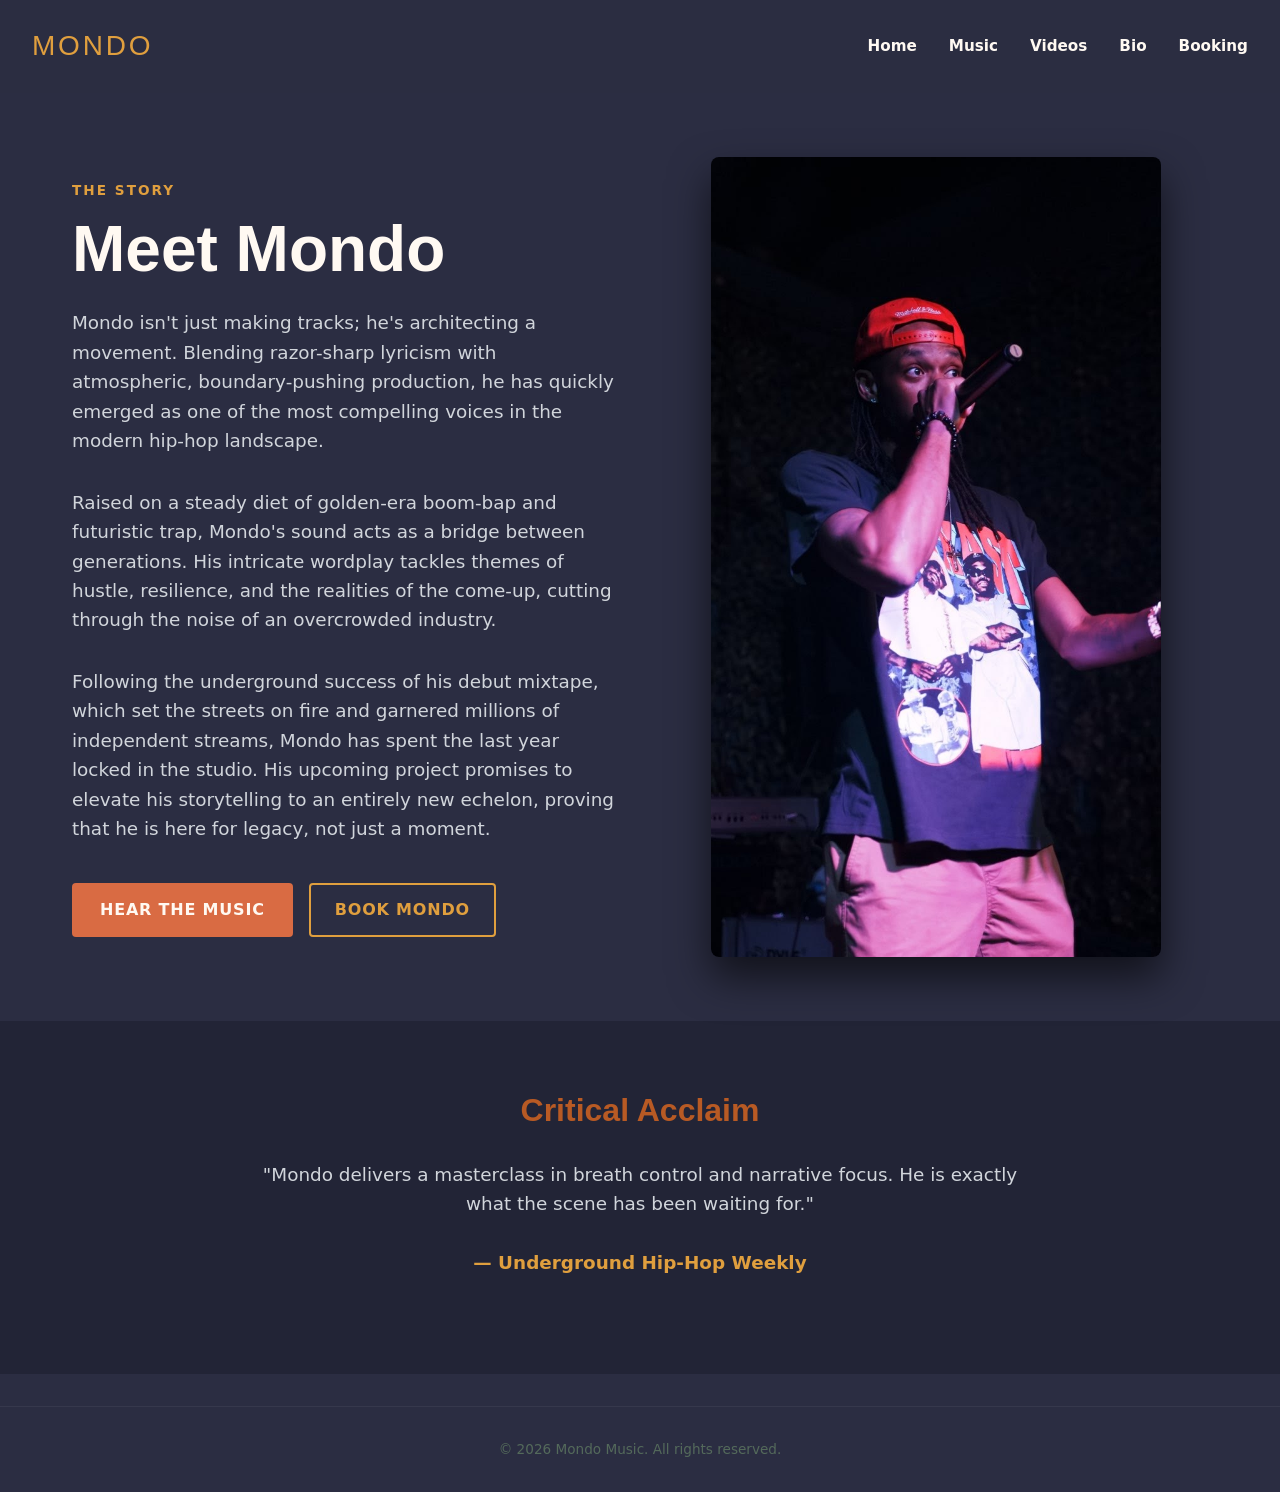
<file: bio.html>
<!doctype html>
<html lang="en">
  <head>
    <meta charset="UTF-8" />
    <meta name="viewport" content="width=device-width, initial-scale=1.0" />
    <title>Mondo | Biography</title>
    <meta
      name="description"
      content="Official biography of hip-hop artist Mondo. Learn about his roots, musical journey, and latest projects."
    />
    <link rel="stylesheet" href="assets/css/style.css" />
  </head>
  <body>
    <!-- Navigation -->
    <header class="site-header">
      <a href="index.html" class="site-logo">MONDO</a>
      <nav class="nav-links">
        <a href="index.html">Home</a>
        <a href="music.html">Music</a>
        <a href="videos.html">Videos</a>
        <a href="bio.html">Bio</a>
        <a href="booking.html">Booking</a>
      </nav>
    </header>

    <!-- Bio Main Content -->
    <main>
      <section class="hero-section">
        <div class="hero-content">
          <span class="hero-tag">The Story</span>
          <h1 class="hero-title">Meet Mondo</h1>

          <p class="hero-desc">
            Mondo isn't just making tracks; he's architecting a movement.
            Blending razor-sharp lyricism with atmospheric, boundary-pushing
            production, he has quickly emerged as one of the most compelling
            voices in the modern hip-hop landscape.
          </p>

          <p class="hero-desc">
            Raised on a steady diet of golden-era boom-bap and futuristic trap,
            Mondo's sound acts as a bridge between generations. His intricate
            wordplay tackles themes of hustle, resilience, and the realities of
            the come-up, cutting through the noise of an overcrowded industry.
          </p>

          <p class="hero-desc">
            Following the underground success of his debut mixtape, which set
            the streets on fire and garnered millions of independent streams,
            Mondo has spent the last year locked in the studio. His upcoming
            project promises to elevate his storytelling to an entirely new
            echelon, proving that he is here for legacy, not just a moment.
          </p>

          <div class="hero-actions" style="margin-top: 2.5rem">
            <a href="music.html" class="btn-primary">Hear the Music</a>
            <a href="booking.html" class="btn-secondary">Book Mondo</a>
          </div>
        </div>

        <div class="hero-media">
          <!-- Make sure to place an image named mondo-bio.webp in your assets/pics folder -->
          <img
            src="assets/pics/mArm.jpeg"
            alt="Mondo Portrait"
            class="hero-image"
            onerror="
              this.src =
                'https://via.placeholder.com/450x600/2b2d42/e09f3e?text=Mondo+Portrait'
            "
          />
        </div>
      </section>

      <!-- Optional Secondary Bio Section (Milestones/Press) -->
      <section class="audio-section">
        <div class="audio-container">
          <h2 class="section-title">Critical Acclaim</h2>
          <p class="hero-desc">
            "Mondo delivers a masterclass in breath control and narrative focus.
            He is exactly what the scene has been waiting for." <br /><br />
            <strong style="color: var(--color-ochre)"
              >— Underground Hip-Hop Weekly</strong
            >
          </p>
        </div>
      </section>
    </main>

    <!-- Shared Footer (Optional) -->
    <footer
      style="
        text-align: center;
        padding: 2rem;
        border-top: 1px solid rgba(255, 249, 242, 0.05);
        margin-top: 2rem;
      "
    >
      <p style="color: var(--color-sage); font-size: 0.85rem">
        &copy; 2026 Mondo Music. All rights reserved.
      </p>
    </footer>
  </body>
</html>
</file>
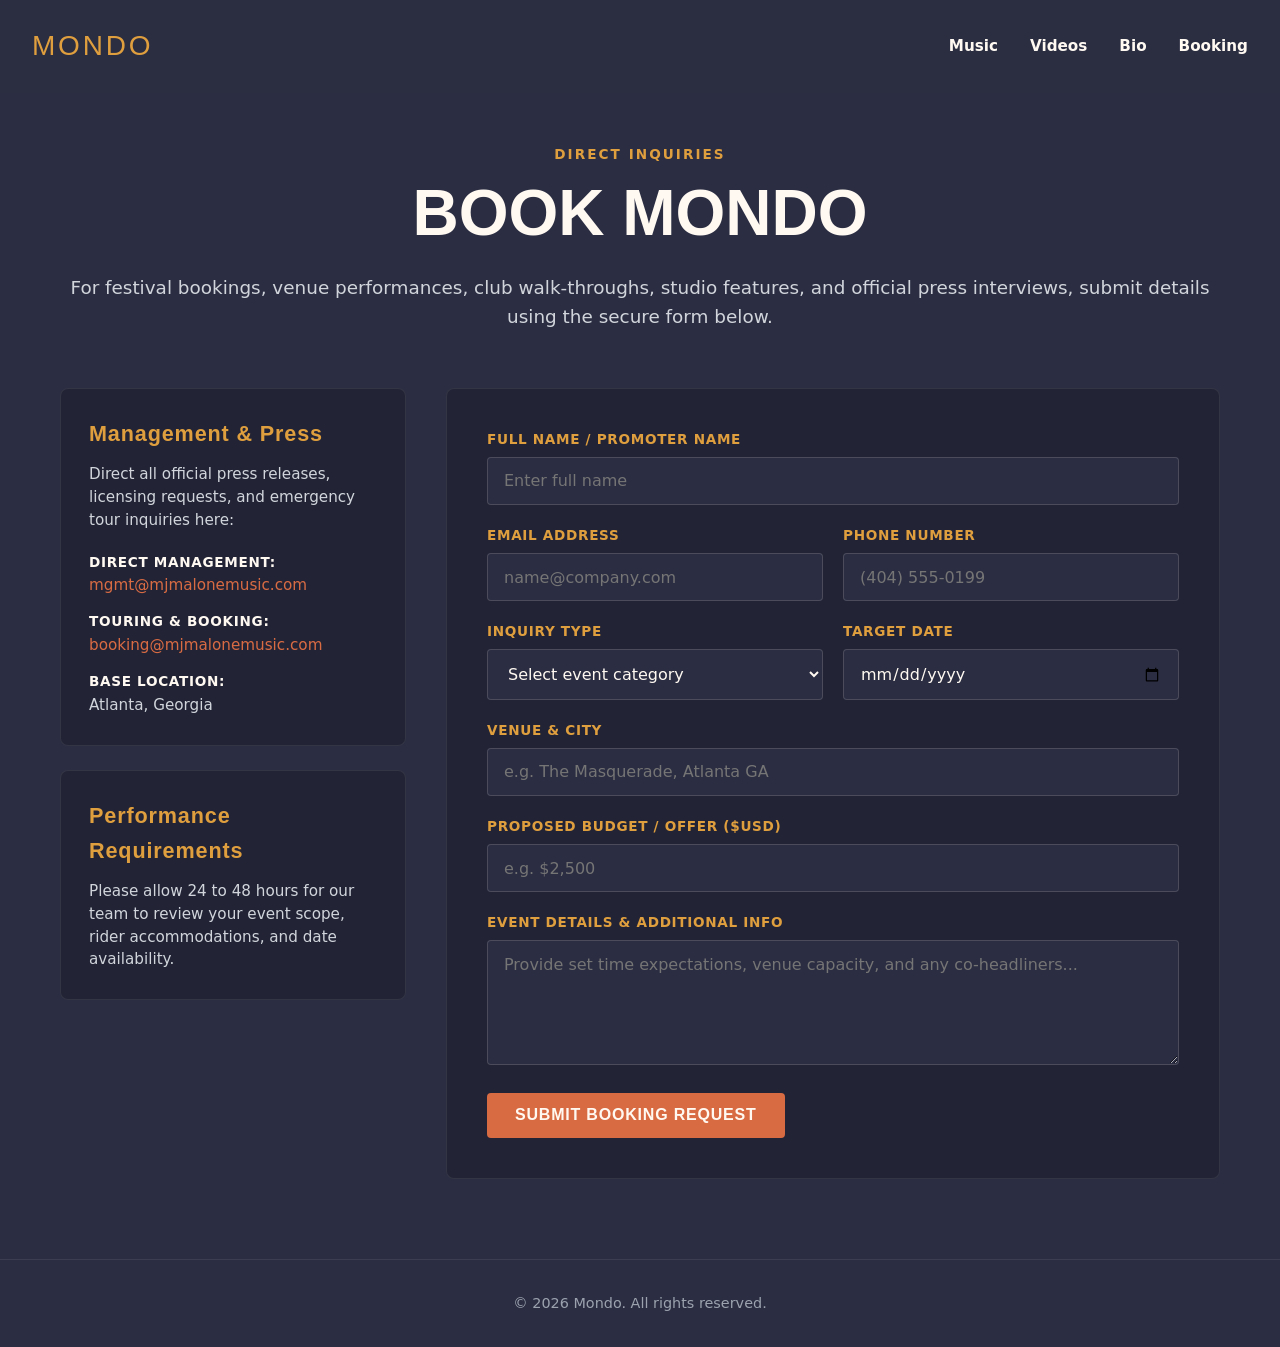
<file: booking.html>
<!doctype html>
<html lang="en">
  <head>
    <meta charset="UTF-8" />
    <meta name="viewport" content="width=device-width, initial-scale=1.0" />
    <title>Booking & Press Inquiries | Mondo Official</title>
    <meta
      name="description"
      content="Book Mondo for live concerts, festival appearances, club sets, studio features, and press interviews."
    />
    <link rel="stylesheet" href="assets/css/style.css" />
  </head>
  <body>
    <!-- Navigation -->
    <header class="site-header">
      <a href="index.html" class="site-logo">MONDO</a>
      <nav class="nav-links">
        <a href="index.html#music">Music</a>
        <a href="videos.html">Videos</a>
        <a href="bio.html">Bio</a>
        <a href="booking.html" class="active">Booking</a>
      </nav>
    </header>

    <!-- Main Content -->
    <main class="booking-page">
      <section class="booking-hero">
        <span class="section-tag">Direct Inquiries</span>
        <h1 class="hero-title">BOOK MONDO</h1>
        <p class="hero-desc">
          For festival bookings, venue performances, club walk-throughs, studio
          features, and official press interviews, submit details using the
          secure form below.
        </p>
      </section>

      <div class="booking-grid">
        <!-- Direct Management Contact Card -->
        <aside class="booking-sidebar">
          <div class="contact-card">
            <h3>Management & Press</h3>
            <p>
              Direct all official press releases, licensing requests, and
              emergency tour inquiries here:
            </p>
            <ul class="contact-list">
              <li>
                <strong>Direct Management:</strong>
                <a href="mailto:mgmt@mjmalonemusic.com"
                  >mgmt@mjmalonemusic.com</a
                >
              </li>
              <li>
                <strong>Touring & Booking:</strong>
                <a href="mailto:booking@mjmalonemusic.com"
                  >booking@mjmalonemusic.com</a
                >
              </li>
              <li>
                <strong>Base Location:</strong>
                <span>Atlanta, Georgia</span>
              </li>
            </ul>
          </div>

          <div class="booking-note-card">
            <h4>Performance Requirements</h4>
            <p>
              Please allow 24 to 48 hours for our team to review your event
              scope, rider accommodations, and date availability.
            </p>
          </div>
        </aside>

        <!-- Booking Form Container -->
        <section class="form-wrapper">
          <form class="booking-form" action="#" method="POST">
            <div class="form-group">
              <label for="contact-name">Full Name / Promoter Name</label>
              <input
                type="text"
                id="contact-name"
                name="name"
                required
                placeholder="Enter full name"
              />
            </div>

            <div class="form-row">
              <div class="form-group">
                <label for="contact-email">Email Address</label>
                <input
                  type="email"
                  id="contact-email"
                  name="email"
                  required
                  placeholder="name@company.com"
                />
              </div>
              <div class="form-group">
                <label for="contact-phone">Phone Number</label>
                <input
                  type="tel"
                  id="contact-phone"
                  name="phone"
                  placeholder="(404) 555-0199"
                />
              </div>
            </div>

            <div class="form-row">
              <div class="form-group">
                <label for="inquiry-type">Inquiry Type</label>
                <select id="inquiry-type" name="type" required>
                  <option value="" disabled selected>
                    Select event category
                  </option>
                  <option value="concert">Live Concert / Festival</option>
                  <option value="club">Club / Nightlife Appearance</option>
                  <option value="feature">
                    Studio Feature / Collaboration
                  </option>
                  <option value="press">Press / Podcast / Interview</option>
                  <option value="licensing">Sync / Commercial Licensing</option>
                </select>
              </div>
              <div class="form-group">
                <label for="event-date">Target Date</label>
                <input type="date" id="event-date" name="date" />
              </div>
            </div>

            <div class="form-group">
              <label for="event-location">Venue & City</label>
              <input
                type="text"
                id="event-location"
                name="location"
                placeholder="e.g. The Masquerade, Atlanta GA"
              />
            </div>

            <div class="form-group">
              <label for="event-budget">Proposed Budget / Offer ($USD)</label>
              <input
                type="text"
                id="event-budget"
                name="budget"
                placeholder="e.g. $2,500"
              />
            </div>

            <div class="form-group">
              <label for="event-details">Event Details & Additional Info</label>
              <textarea
                id="event-details"
                name="details"
                rows="5"
                required
                placeholder="Provide set time expectations, venue capacity, and any co-headliners..."
              ></textarea>
            </div>

            <button type="submit" class="btn-primary form-submit-btn">
              Submit Booking Request
            </button>
          </form>
        </section>
      </div>
    </main>

    <!-- Footer -->
    <footer class="site-footer">
      <p>&copy; 2026 Mondo. All rights reserved.</p>
    </footer>

    <script src="assets/js/script.js"></script>
  </body>
</html>
</file>
<file: assets/css/style.css>
/* ==========================================================================
   1. DESIGN TOKENS & RESET
   ========================================================================== */

:root {
  /* Mondo Autumn Palette */
  --color-rust: #b85a24;
  --color-terracotta: #d96b43;
  --color-ochre: #e09f3e;
  --color-forest: #335c67;
  --color-sage: #546a5b;
  --color-charcoal: #2b2d42;
  --color-ivory: #fff9f2;

  /* Typography */
  --font-heading: "Impact", "Arial Black", sans-serif;
  --font-body:
    system-ui, -apple-system, BlinkMacSystemFont, "Segoe UI", Roboto, sans-serif;
}

*,
*::before,
*::after {
  box-sizing: border-box;
  margin: 0;
  padding: 0;
}

body {
  background-color: var(--color-charcoal);
  color: var(--color-ivory);
  font-family: var(--font-body);
  line-height: 1.6;
}

img {
  display: block;
  max-width: 100%;
}

/* ==========================================================================
   2. REUSABLE UI COMPONENTS
   ========================================================================== */

.btn-primary {
  display: inline-block;
  background-color: var(--color-terracotta);
  color: var(--color-ivory);
  padding: 0.85rem 1.75rem;
  border: none;
  border-radius: 4px;
  text-decoration: none;
  font-weight: 700;
  text-transform: uppercase;
  letter-spacing: 0.05em;
  text-align: center;
  cursor: pointer;
  transition: background-color 0.2s ease;
}

.btn-primary:hover {
  background-color: var(--color-rust);
}

.btn-secondary {
  display: inline-block;
  background-color: transparent;
  border: 2px solid var(--color-ochre);
  color: var(--color-ochre);
  padding: 0.75rem 1.5rem;
  border-radius: 4px;
  text-decoration: none;
  font-weight: 700;
  text-transform: uppercase;
  letter-spacing: 0.05em;
  text-align: center;
  cursor: pointer;
  transition:
    background-color 0.2s ease,
    color 0.2s ease;
}

.btn-secondary:hover {
  background-color: var(--color-ochre);
  color: var(--color-charcoal);
}

.section-tag {
  color: var(--color-ochre);
  text-transform: uppercase;
  font-weight: 700;
  letter-spacing: 0.15em;
  font-size: 0.85rem;
}

.section-title {
  font-family: var(--font-heading);
  font-size: 1.75rem;
  color: var(--color-rust);
  margin-bottom: 1rem;
}

.section-header {
  text-align: center;
  margin-bottom: 2.5rem;
}

.section-subtitle {
  color: #d1d5db;
  font-size: 1.05rem;
  margin-top: 0.5rem;
}

/* ==========================================================================
   3. NAVIGATION & HEADER (Mobile Base)
   ========================================================================== */

.site-header {
  padding: 1rem 1.25rem;
  display: flex;
  flex-direction: column;
  align-items: center;
  gap: 0.75rem;
  background: rgba(43, 45, 66, 0.98);
  position: sticky;
  top: 0;
  z-index: 100;
}

.site-logo {
  font-family: var(--font-heading);
  font-size: 1.75rem;
  color: var(--color-ochre);
  letter-spacing: 0.1em;
  text-decoration: none;
  display: inline-block;
  transition: opacity 0.2s ease;
}

.site-logo:hover,
.site-logo:focus-visible {
  opacity: 0.9;
  outline: none;
}

.nav-links {
  display: flex;
  gap: 1.25rem;
}

.nav-links a {
  color: var(--color-ivory);
  text-decoration: none;
  font-weight: 600;
  font-size: 0.95rem;
  transition: color 0.2s ease;
}

.nav-links a:hover,
.nav-links a:focus-visible {
  color: var(--color-ochre);
}

/* ==========================================================================
   4. HERO SECTION
   ========================================================================== */

.hero-section {
  display: flex;
  flex-direction: column-reverse;
  padding: 2.5rem 1.25rem;
  gap: 2rem;
  max-width: 1200px;
  margin: 0 auto;
}

.hero-content {
  width: 100%;
  text-align: center;
}

.hero-tag {
  color: var(--color-ochre);
  text-transform: uppercase;
  font-weight: 700;
  letter-spacing: 0.15em;
  font-size: 0.85rem;
}

.hero-title {
  font-family: var(--font-heading);
  font-size: clamp(2rem, 8vw, 2.75rem);
  line-height: 1.1;
  margin: 0.5rem 0 1rem;
  color: var(--color-ivory);
}

.hero-desc {
  font-size: 1rem;
  margin-bottom: 1.5rem;
  color: #d1d5db;
}

.hero-actions {
  display: flex;
  flex-direction: column;
  gap: 0.75rem;
}

.hero-media {
  width: 100%;
  display: flex;
  justify-content: center;
}

.hero-image {
  width: 100%;
  max-width: 320px;
  border-radius: 8px;
  box-shadow: 0 15px 30px rgba(0, 0, 0, 0.5);
  object-fit: cover;
}

/* ==========================================================================
   5. AUDIO SECTION
   ========================================================================== */

.audio-section {
  background-color: #222436;
  padding: 3rem 1.25rem;
}

.audio-container {
  max-width: 800px;
  margin: 0 auto;
  text-align: center;
}

.track-title {
  font-family: var(--font-heading);
  font-size: 1.25rem;
  color: var(--color-ochre);
  letter-spacing: 0.05em;
  margin-bottom: 1.25rem;
  text-transform: uppercase;
}

.audio-player {
  width: 100%;
  border-radius: 4px;
  accent-color: var(--color-terracotta);
}

/* ==========================================================================
   6. VIDEOS SECTION
   ========================================================================== */

.videos-section {
  padding: 4rem 1.25rem;
  background-color: #242638;
}

.videos-container {
  max-width: 1200px;
  margin: 0 auto;
}

/* 16:9 Aspect Ratio Container */
.featured-video-wrapper {
  background-color: var(--color-charcoal);
  border-radius: 8px;
  overflow: hidden;
  box-shadow: 0 15px 35px rgba(0, 0, 0, 0.5);
  margin-bottom: 3rem;
  border: 1px solid rgba(255, 249, 242, 0.08);
}

.video-responsive {
  position: relative;
  width: 100%;
  padding-bottom: 56.25%;
  height: 0;
}

.video-responsive iframe {
  position: absolute;
  top: 0;
  left: 0;
  width: 100%;
  height: 100%;
  border: 0;
}

.featured-video-meta {
  padding: 1.25rem 1.5rem;
  display: flex;
  flex-direction: column;
  gap: 1rem;
  align-items: flex-start;
}

.featured-video-meta h3 {
  font-family: var(--font-heading);
  font-size: 1.35rem;
  color: var(--color-ivory);
  letter-spacing: 0.03em;
}

/* Thumbnail Grid */
.video-grid {
  display: grid;
  grid-template-columns: 1fr;
  gap: 1.5rem;
  margin-bottom: 3rem;
}

.video-card {
  display: block;
  width: 100%;
  text-align: left;
  font: inherit;
  color: inherit;
  background-color: var(--color-charcoal);
  border-radius: 6px;
  overflow: hidden;
  cursor: pointer;
  border: 1px solid rgba(255, 249, 242, 0.05);
  transition:
    transform 0.2s ease,
    box-shadow 0.2s ease;
}

.video-card:hover {
  transform: translateY(-4px);
  box-shadow: 0 10px 20px rgba(0, 0, 0, 0.4);
}

.video-card:focus-visible {
  outline: 2px solid var(--color-ochre);
  outline-offset: 2px;
}

.card-thumb {
  position: relative;
  width: 100%;
  aspect-ratio: 16 / 9;
  overflow: hidden;
  background-color: #000;
}

.card-thumb img {
  width: 100%;
  height: 100%;
  object-fit: cover;
  transition: opacity 0.2s ease;
}

.card-thumb:hover img {
  opacity: 0.85;
}

.play-badge {
  position: absolute;
  bottom: 10px;
  right: 10px;
  background: rgba(184, 90, 36, 0.9);
  color: var(--color-ivory);
  padding: 4px 10px;
  border-radius: 4px;
  font-size: 0.85rem;
}

.card-info {
  padding: 1rem;
}

.card-info h4 {
  font-family: var(--font-heading);
  font-size: 1.1rem;
  color: var(--color-ivory);
  margin-bottom: 0.25rem;
}

.video-category {
  font-size: 0.8rem;
  color: var(--color-ochre);
  text-transform: uppercase;
  font-weight: 600;
}

/* Channel Callout Banner */
.channel-banner {
  background: linear-gradient(
    135deg,
    rgba(184, 90, 36, 0.25) 0%,
    rgba(43, 45, 66, 0.8) 100%
  );
  border: 1px solid var(--color-terracotta);
  border-radius: 8px;
  padding: 2rem;
  display: flex;
  flex-direction: column;
  gap: 1.5rem;
  align-items: center;
  text-align: center;
}

.channel-banner h3 {
  font-family: var(--font-heading);
  font-size: 1.5rem;
  color: var(--color-ivory);
}

.channel-banner p {
  color: #d1d5db;
  font-size: 0.95rem;
  margin-top: 0.25rem;
}

/* ==========================================================================
   Booking Page Styles
   ========================================================================== */

.booking-page {
  max-width: 1200px;
  margin: 0 auto;
  padding: 3rem 1.25rem 5rem;
}

.booking-hero {
  text-align: center;
  margin-bottom: 3.5rem;
}

.booking-grid {
  display: flex;
  flex-direction: column;
  gap: 2.5rem;
}

/* Sidebar Info Cards */
.booking-sidebar {
  display: flex;
  flex-direction: column;
  gap: 1.5rem;
}

.contact-card,
.booking-note-card {
  background-color: #222436;
  border-radius: 8px;
  padding: 1.75rem;
  border: 1px solid rgba(255, 249, 242, 0.08);
}

.contact-card h3,
.booking-note-card h4 {
  font-family: var(--font-heading);
  color: var(--color-ochre);
  font-size: 1.35rem;
  margin-bottom: 0.75rem;
  letter-spacing: 0.04em;
}

.contact-card p,
.booking-note-card p {
  color: #d1d5db;
  font-size: 0.95rem;
  line-height: 1.5;
}

.contact-list {
  list-style: none;
  margin-top: 1.25rem;
  display: flex;
  flex-direction: column;
  gap: 0.85rem;
}

.contact-list li {
  display: flex;
  flex-direction: column;
  font-size: 0.95rem;
  color: #d1d5db;
}

.contact-list strong {
  color: var(--color-ivory);
  font-size: 0.85rem;
  text-transform: uppercase;
  letter-spacing: 0.05em;
}

.contact-list a {
  color: var(--color-terracotta);
  text-decoration: none;
  transition: color 0.2s ease;
}

.contact-list a:hover {
  color: var(--color-ochre);
}

/* Form Styles */
.form-wrapper {
  background-color: #222436;
  border-radius: 8px;
  padding: 2rem 1.5rem;
  border: 1px solid rgba(255, 249, 242, 0.08);
}

.booking-form {
  display: flex;
  flex-direction: column;
  gap: 1.25rem;
}

.form-row {
  display: flex;
  flex-direction: column;
  gap: 1.25rem;
}

.form-group {
  display: flex;
  flex-direction: column;
  gap: 0.4rem;
}

.form-group label {
  font-size: 0.85rem;
  font-weight: 700;
  color: var(--color-ochre);
  text-transform: uppercase;
  letter-spacing: 0.05em;
}

.form-group input,
.form-group select,
.form-group textarea {
  width: 100%;
  background-color: var(--color-charcoal);
  border: 1px solid rgba(255, 249, 242, 0.15);
  border-radius: 4px;
  padding: 0.85rem 1rem;
  color: var(--color-ivory);
  font-family: inherit;
  font-size: 1rem;
  outline: none;
  transition:
    border-color 0.2s ease,
    box-shadow 0.2s ease;
}

.form-group input:focus,
.form-group select:focus,
.form-group textarea:focus {
  border-color: var(--color-terracotta);
  box-shadow: 0 0 0 3px rgba(217, 107, 67, 0.25);
}

.form-submit-btn {
  border: none;
  cursor: pointer;
  width: 100%;
  margin-top: 0.5rem;
  font-size: 1rem;
}

/* Footer */
.site-footer {
  text-align: center;
  padding: 2rem 1rem;
  border-top: 1px solid rgba(255, 249, 242, 0.08);
  color: #9ca3af;
  font-size: 0.9rem;
}

/* Desktop Breakpoint */
@media (min-width: 768px) {
  .booking-grid {
    flex-direction: row;
    align-items: flex-start;
  }

  .booking-sidebar {
    flex: 1;
    position: sticky;
    top: 6rem;
  }

  .form-wrapper {
    flex: 2;
    padding: 2.5rem;
  }

  .form-row {
    flex-direction: row;
  }

  .form-row .form-group {
    flex: 1;
  }

  .form-submit-btn {
    width: auto;
    align-self: flex-start;
  }
}

/* ==========================================================================
   Music Page Styles
   ========================================================================== */

.music-page {
  max-width: 1200px;
  margin: 0 auto;
  padding: 3rem 1.25rem 5rem;
}

.music-hero {
  text-align: center;
  margin-bottom: 3rem;
}

/* Spotlight Single Banner */
.spotlight-track {
  margin-bottom: 4rem;
}

.spotlight-card {
  background: linear-gradient(135deg, rgba(184, 90, 36, 0.15) 0%, #222436 100%);
  border: 1px solid var(--color-terracotta);
  border-radius: 8px;
  padding: 2rem 1.5rem;
  position: relative;
  overflow: hidden;
}

.spotlight-badge {
  display: inline-block;
  background-color: var(--color-terracotta);
  color: var(--color-ivory);
  font-size: 0.75rem;
  font-weight: 700;
  text-transform: uppercase;
  letter-spacing: 0.1em;
  padding: 0.3rem 0.75rem;
  border-radius: 3px;
  margin-bottom: 1.25rem;
}

.spotlight-title {
  font-family: var(--font-heading);
  font-size: 2rem;
  color: var(--color-ivory);
  letter-spacing: 0.05em;
}

.spotlight-subtitle {
  color: var(--color-ochre);
  font-size: 0.95rem;
  margin: 0.25rem 0 1.5rem;
}

.stream-links {
  display: flex;
  gap: 0.75rem;
  flex-wrap: wrap;
  margin-top: 1.75rem;
}

.stream-links .btn-primary,
.stream-links .btn-secondary {
  font-size: 0.85rem;
  padding: 0.65rem 1.25rem;
}

/* Discography Grid */
.release-grid-section .section-title {
  margin-bottom: 2rem;
}

.release-grid {
  display: grid;
  grid-template-columns: 1fr;
  gap: 2rem;
}

.release-card {
  background-color: #222436;
  border-radius: 8px;
  overflow: hidden;
  border: 1px solid rgba(255, 249, 242, 0.08);
  display: flex;
  flex-direction: column;
}

.release-cover {
  position: relative;
  width: 100%;
  aspect-ratio: 1 / 1;
  background-color: var(--color-charcoal);
  overflow: hidden;
}

.release-cover img {
  width: 100%;
  height: 100%;
  object-fit: cover;
}

.release-placeholder {
  display: flex;
  align-items: center;
  justify-content: center;
  background: #1c1d2b;
}

.placeholder-art {
  font-family: var(--font-heading);
  font-size: 1.5rem;
  color: var(--color-sage);
  letter-spacing: 0.1em;
}

.release-year {
  position: absolute;
  top: 12px;
  right: 12px;
  background: rgba(43, 45, 66, 0.9);
  color: var(--color-ivory);
  font-size: 0.75rem;
  font-weight: 700;
  padding: 0.25rem 0.6rem;
  border-radius: 4px;
  text-transform: uppercase;
}

.release-info {
  padding: 1.5rem;
  display: flex;
  flex-direction: column;
  flex: 1;
}

.release-name {
  font-family: var(--font-heading);
  font-size: 1.4rem;
  color: var(--color-ivory);
  margin-bottom: 0.5rem;
}

.release-desc {
  color: #d1d5db;
  font-size: 0.95rem;
  line-height: 1.5;
  margin-bottom: 1.25rem;
}

.release-actions {
  margin-top: auto;
  display: flex;
  flex-direction: column;
  gap: 1rem;
}

.release-btn {
  text-align: center;
}

/* Accordion / Details */
.lyrics-dropdown summary {
  cursor: pointer;
  color: var(--color-ochre);
  font-size: 0.85rem;
  font-weight: 700;
  text-transform: uppercase;
  letter-spacing: 0.05em;
  padding: 0.4rem 0;
  outline: none;
}

.lyrics-body {
  margin-top: 0.75rem;
  padding: 0.75rem;
  background-color: var(--color-charcoal);
  border-radius: 4px;
  font-size: 0.85rem;
  color: #9ca3af;
  line-height: 1.6;
}

.lyrics-snippet {
  margin-top: 0.5rem;
  font-style: italic;
  color: #d1d5db;
}

/* Desktop Grid */
@media (min-width: 768px) {
  .release-grid {
    grid-template-columns: repeat(3, 1fr);
  }

  .spotlight-card {
    padding: 2.5rem;
  }

  .spotlight-content {
    display: flex;
    justify-content: space-between;
    align-items: center;
    gap: 2rem;
  }

  .spotlight-meta {
    flex: 1;
  }

  .stream-links {
    margin-top: 0;
    flex-direction: column;
    min-width: 160px;
  }
}

/* ==========================================================================
   7. DESKTOP ADAPTATIONS (min-width: 768px)
   ========================================================================== */

@media (min-width: 768px) {
  /* Navigation */
  .site-header {
    flex-direction: row;
    justify-content: space-between;
    padding: 1.5rem 2rem;
  }

  .nav-links {
    gap: 2rem;
  }

  /* Hero Section */
  .hero-section {
    flex-direction: row;
    min-height: 80vh;
    align-items: center;
    padding: 4rem 2rem;
    gap: 3rem;
  }

  .hero-content {
    flex: 1;
    text-align: left;
  }

  .hero-title {
    font-size: clamp(2.5rem, 5vw, 4.5rem);
    margin: 0.75rem 0 1.5rem;
  }

  .hero-desc {
    font-size: 1.15rem;
    margin-bottom: 2rem;
  }

  .hero-actions {
    flex-direction: row;
    gap: 1rem;
  }

  .hero-media {
    flex: 1;
  }

  .hero-image {
    max-width: 450px;
    box-shadow: 0 20px 40px rgba(0, 0, 0, 0.6);
  }

  /* Audio Section */
  .audio-section {
    padding: 4rem 2rem;
  }

  .section-title {
    font-size: 2rem;
    margin-bottom: 1.5rem;
  }

  /* Videos Section */
  .featured-video-meta {
    flex-direction: row;
    justify-content: space-between;
    align-items: center;
  }

  .video-grid {
    grid-template-columns: repeat(3, 1fr);
  }

  .channel-banner {
    flex-direction: row;
    justify-content: space-between;
    text-align: left;
  }
}
</file>
